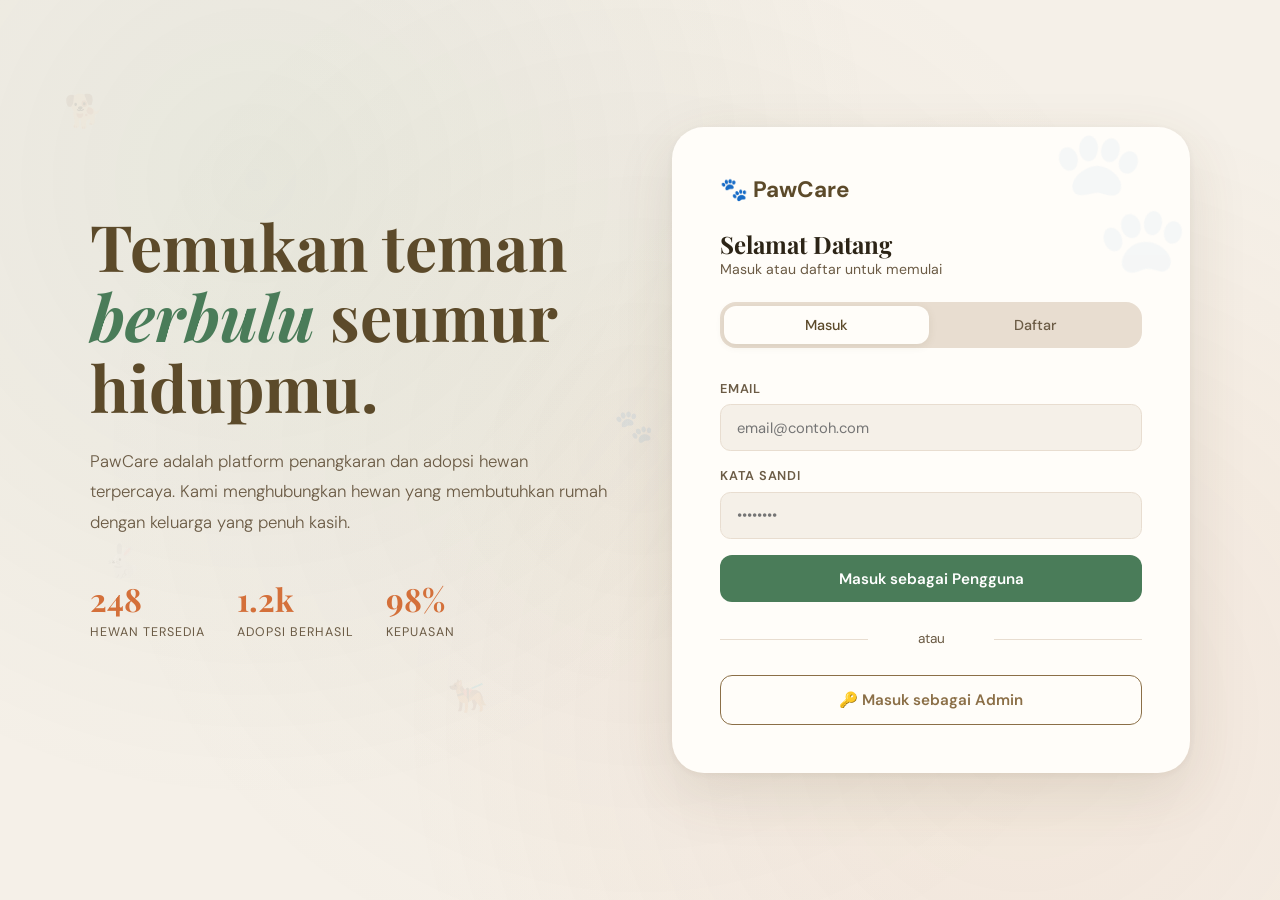
<file: html/index.html>
<!DOCTYPE html>
<html lang="id">
<head>
  <meta charset="UTF-8">
  <meta name="viewport" content="width=device-width, initial-scale=1.0">
  <title>PawCare — Login</title>
  <link rel="stylesheet" href="../css/base.css">
  <link rel="stylesheet" href="../css/login.css">
</head>
<body>

  <!-- Dekorasi emoji mengambang -->
  <div class="floats">
    <span class="float-emoji" style="top:10%;left:5%;animation-delay:0s">🐕</span>
    <span class="float-emoji" style="top:25%;left:90%;animation-delay:1s">🐈</span>
    <span class="float-emoji" style="top:60%;left:8%;animation-delay:2s">🐇</span>
    <span class="float-emoji" style="top:80%;left:85%;animation-delay:3s">🦜</span>
    <span class="float-emoji" style="top:45%;left:48%;animation-delay:4s">🐾</span>
    <span class="float-emoji" style="top:75%;left:35%;animation-delay:1.5s">🐕‍🦺</span>
  </div>

  <div class="page">
    <div class="hero-container">

      <!-- Kiri: Copy hero -->
      <div class="hero-left">
        <h1>Temukan teman <em>berbulu</em> seumur hidupmu.</h1>
        <p>PawCare adalah platform penangkaran dan adopsi hewan terpercaya. Kami menghubungkan hewan yang membutuhkan rumah dengan keluarga yang penuh kasih.</p>
        <div class="stats-row">
          <div class="stat">
            <span class="stat-num">248</span>
            <span class="stat-label">Hewan Tersedia</span>
          </div>
          <div class="stat">
            <span class="stat-num">1.2k</span>
            <span class="stat-label">Adopsi Berhasil</span>
          </div>
          <div class="stat">
            <span class="stat-num">98%</span>
            <span class="stat-label">Kepuasan</span>
          </div>
        </div>
      </div>

      <!-- Kanan: Kartu Login -->
      <div class="login-card">
        <div class="brand-logo">🐾 PawCare</div>
        <h2>Selamat Datang</h2>
        <p style="font-size:0.88rem;color:var(--text-light);margin-bottom:1.5rem">Masuk atau daftar untuk memulai</p>

        <!-- Tab -->
        <div class="tab-switcher">
          <button class="tab-btn active" onclick="switchTab('login')">Masuk</button>
          <button class="tab-btn"        onclick="switchTab('register')">Daftar</button>
        </div>

        <!-- Form Masuk -->
        <div id="loginForm">
          <div id="loginError" class="alert alert-error"></div>
          <div class="form-group">
            <label>Email</label>
            <input type="email" id="loginEmail" placeholder="email@contoh.com">
          </div>
          <div class="form-group">
            <label>Kata Sandi</label>
            <input type="password" id="loginPassword" placeholder="••••••••">
          </div>
          <button class="btn-primary"   style="width:100%;margin-bottom:0.75rem" onclick="doLogin()">Masuk sebagai Pengguna</button>
          <div class="divider">atau</div>
          <button class="btn-secondary" style="width:100%;margin-top:0.75rem"   onclick="doAdminLogin()">🔑 Masuk sebagai Admin</button>
        </div>

        <!-- Form Daftar -->
        <div id="registerForm" class="register-form">
          <div id="regError"   class="alert alert-error"></div>
          <div id="regSuccess" class="alert alert-success"></div>
          <div class="form-group">
            <label>Nama Lengkap</label>
            <input type="text" id="regName" placeholder="Nama Anda">
          </div>
          <div class="form-group">
            <label>Email</label>
            <input type="email" id="regEmail" placeholder="email@contoh.com">
          </div>
          <div class="form-group">
            <label>Nomor HP</label>
            <input type="tel" id="regPhone" placeholder="08xxxxxxxxxx">
          </div>
          <div class="form-group">
            <label>Kata Sandi</label>
            <input type="password" id="regPassword" placeholder="Minimal 6 karakter">
          </div>
          <button class="btn-primary" style="width:100%" onclick="doRegister()">Buat Akun</button>
        </div>
      </div>

    </div>
  </div>

  <!-- storage.js HARUS dimuat sebelum login.js -->
  <script src="../js/storage.js"></script>
  <script src="../js/login.js"></script>
</body>
</html>
</file>
<file: css/base.css>
/* ============================================================
   base.css — Variabel & gaya dasar bersama seluruh halaman
   ============================================================ */

@import url('https://fonts.googleapis.com/css2?family=Playfair+Display:ital,wght@0,400;0,700;1,400&family=DM+Sans:wght@300;400;500;600&display=swap');

/* ---- Variabel Warna ---- */
:root {
  --cream:       #F5F0E8;
  --warm:        #E8DDD0;
  --brown:       #8B6F47;
  --brown-dark:  #5C4A2A;
  --green:       #4A7C59;
  --green-light: #6A9E78;
  --orange:      #D4703A;
  --red:         #C0392B;
  --text:        #2C2416;
  --text-light:  #6B5B45;
  --white:       #FFFDF9;
}

/* ---- Reset ---- */
*, *::before, *::after {
  margin: 0;
  padding: 0;
  box-sizing: border-box;
}

body {
  font-family: 'DM Sans', sans-serif;
  background: var(--cream);
  color: var(--text);
  min-height: 100vh;
}

/* ---- Tipografi Umum ---- */
h1, h2, h3 {
  font-family: 'Playfair Display', serif;
}

a {
  text-decoration: none;
}

/* ---- Tombol Utama ---- */
.btn-primary {
  display: inline-flex;
  align-items: center;
  justify-content: center;
  gap: 0.4rem;
  padding: 0.85rem 1.5rem;
  background: var(--green);
  color: white;
  border: none;
  border-radius: 0.75rem;
  font-family: 'DM Sans', sans-serif;
  font-size: 0.95rem;
  font-weight: 600;
  cursor: pointer;
  transition: background 0.2s, transform 0.2s, box-shadow 0.2s;
}
.btn-primary:hover {
  background: var(--green-light);
  transform: translateY(-1px);
  box-shadow: 0 6px 20px rgba(74,124,89,0.3);
}

.btn-secondary {
  display: inline-flex;
  align-items: center;
  justify-content: center;
  gap: 0.4rem;
  padding: 0.85rem 1.5rem;
  background: transparent;
  color: var(--brown);
  border: 1.5px solid var(--brown);
  border-radius: 0.75rem;
  font-family: 'DM Sans', sans-serif;
  font-size: 0.95rem;
  font-weight: 600;
  cursor: pointer;
  transition: all 0.2s;
}
.btn-secondary:hover {
  background: var(--brown);
  color: white;
}

/* ---- Input & Form Umum ---- */
.form-group {
  margin-bottom: 1rem;
}
.form-group label {
  display: block;
  font-size: 0.8rem;
  font-weight: 600;
  color: var(--text-light);
  margin-bottom: 0.45rem;
  text-transform: uppercase;
  letter-spacing: 0.06em;
}
.form-group input,
.form-group textarea,
.form-group select {
  width: 100%;
  padding: 0.8rem 1rem;
  border: 1.5px solid var(--warm);
  border-radius: 0.65rem;
  background: var(--cream);
  font-family: 'DM Sans', sans-serif;
  font-size: 0.92rem;
  color: var(--text);
  outline: none;
  transition: border-color 0.2s, box-shadow 0.2s;
}
.form-group input:focus,
.form-group textarea:focus,
.form-group select:focus {
  border-color: var(--green);
  box-shadow: 0 0 0 3px rgba(74,124,89,0.1);
}
.form-group textarea {
  resize: vertical;
  min-height: 80px;
}

/* ---- Status Badge / Pill ---- */
.status-pill {
  display: inline-block;
  padding: 3px 12px;
  border-radius: 99px;
  font-size: 0.73rem;
  font-weight: 700;
  text-transform: uppercase;
  letter-spacing: 0.05em;
  white-space: nowrap;
}
.pill-available  { background: #E8F5EE; color: #2C7A4E; }
.pill-pending    { background: #FEF3E2; color: #B45309; }
.pill-adopted    { background: #F3F0FF; color: #6D28D9; }
.pill-menunggu   { background: #FEF3E2; color: #B45309; }
.pill-disetujui  { background: #E8F5EE; color: #2C7A4E; }
.pill-ditolak    { background: #FEE2E2; color: #B91C1C; }

/* ---- Alert / Pesan ---- */
.alert {
  padding: 0.75rem 1rem;
  border-radius: 0.5rem;
  font-size: 0.85rem;
  margin-bottom: 1rem;
  display: none;
}
.alert.show { display: block; }
.alert-error   { background: #FFF0ED; border: 1px solid #F5C4B5; color: #C0442C; }
.alert-success { background: #EDF5F0; border: 1px solid #B5D9C2; color: #2C7A4E; }

/* ---- Toast Notifikasi ---- */
.toast {
  position: fixed;
  bottom: 2rem;
  right: 2rem;
  background: var(--brown-dark);
  color: var(--cream);
  padding: 1rem 1.5rem;
  border-radius: 0.75rem;
  font-size: 0.88rem;
  z-index: 9999;
  max-width: 300px;
  transform: translateY(120px);
  opacity: 0;
  transition: transform 0.3s ease, opacity 0.3s ease;
  pointer-events: none;
}
.toast.show {
  transform: translateY(0);
  opacity: 1;
}

/* ---- Modal ---- */
.modal-overlay {
  display: none;
  position: fixed;
  inset: 0;
  background: rgba(44,36,22,0.55);
  z-index: 1000;
  align-items: center;
  justify-content: center;
  padding: 1rem;
}
.modal-overlay.open { display: flex; }

.modal {
  background: var(--white);
  border-radius: 1.5rem;
  padding: 2.5rem;
  width: 100%;
  max-width: 520px;
  max-height: 90vh;
  overflow-y: auto;
  position: relative;
  animation: modalSlideUp 0.28s ease;
}
@keyframes modalSlideUp {
  from { opacity: 0; transform: translateY(24px); }
  to   { opacity: 1; transform: translateY(0); }
}
.modal h2 {
  font-size: 1.5rem;
  color: var(--brown-dark);
  margin-bottom: 1.25rem;
}
.modal-close {
  position: absolute;
  top: 1.25rem;
  right: 1.25rem;
  width: 32px;
  height: 32px;
  border-radius: 50%;
  background: var(--warm);
  border: none;
  cursor: pointer;
  font-size: 1rem;
  display: flex;
  align-items: center;
  justify-content: center;
  transition: background 0.2s;
}
.modal-close:hover { background: var(--brown); color: white; }

/* ---- Layout Sidebar ---- */
.sidebar {
  width: 260px;
  height: 100vh;
  padding: 0;
  position: fixed;
  top: 0;
  left: 0;
  display: flex;
  flex-direction: column;
  z-index: 100;
  overflow: hidden;
}

/* Area scrollable: logo + nav items */
.sidebar-scroll {
  flex: 1;
  overflow-y: auto;
  overflow-x: hidden;
  padding: 2rem 1.5rem 1rem;
  scrollbar-width: thin;
  scrollbar-color: rgba(255,255,255,0.15) transparent;
}
.sidebar-scroll::-webkit-scrollbar { width: 4px; }
.sidebar-scroll::-webkit-scrollbar-thumb {
  background: rgba(255,255,255,0.15);
  border-radius: 99px;
}

/* Area bawah: user info + logout — selalu terlihat */
.sidebar-bottom {
  flex-shrink: 0;
  padding: 1rem 1.5rem 1.5rem;
  border-top: 1px solid transparent; /* warna di-override tiap halaman */
}

.main-content {
  margin-left: 260px;
  flex: 1;
  padding: 2.5rem 3rem;
  min-height: 100vh;
}

/* ---- Sidebar Nav Item — reset browser default ---- */
.nav-item {
  display: flex;
  align-items: center;
  gap: 0.75rem;
  padding: 0.75rem 1rem;
  border-radius: 0.75rem;
  cursor: pointer;
  transition: background 0.2s, color 0.2s;
  font-size: 0.92rem;
  font-weight: 500;
  margin-bottom: 0.25rem;
  /* Reset browser button defaults */
  border: none;
  background: transparent;
  background-color: transparent;
  outline: none;
  box-shadow: none;
  -webkit-appearance: none;
  appearance: none;
  width: 100%;
  text-align: left;
  font-family: 'DM Sans', sans-serif;
}

/* ---- Hamburger toggle (hidden on desktop) ---- */
.hamburger {
  display: none;
  position: fixed;
  top: 1rem;
  left: 1rem;
  z-index: 200;
  width: 42px;
  height: 42px;
  border-radius: 0.65rem;
  border: none;
  cursor: pointer;
  flex-direction: column;
  align-items: center;
  justify-content: center;
  gap: 5px;
  transition: background 0.2s;
}
.hamburger span {
  display: block;
  width: 20px;
  height: 2px;
  border-radius: 99px;
  transition: all 0.25s;
}

/* Overlay gelap saat sidebar terbuka di mobile */
.sidebar-overlay {
  display: none;
  position: fixed;
  inset: 0;
  background: rgba(44,36,22,0.5);
  z-index: 99;
}
.sidebar-overlay.open { display: block; }

/* ---- Page Header ---- */
.page-header {
  margin-bottom: 2rem;
}
.page-header h1 {
  font-size: 2rem;
  color: var(--brown-dark);
}
.page-header p {
  color: var(--text-light);
  margin-top: 0.3rem;
  font-size: 0.95rem;
}

/* ---- Section Toggle ---- */
.section        { display: none; }
.section.active { display: block; }

/* ---- Empty State ---- */
.empty-state {
  text-align: center;
  padding: 4rem 2rem;
  color: var(--text-light);
}
.empty-state .emoji {
  font-size: 4rem;
  display: block;
  margin-bottom: 1rem;
}
.empty-state h3 {
  font-size: 1.4rem;
  color: var(--brown);
  margin-bottom: 0.5rem;
}

/* ---- Form Row Dua Kolom ---- */
.form-row {
  display: grid;
  grid-template-columns: 1fr 1fr;
  gap: 1rem;
}

@media (max-width: 768px) {
  /* Sembunyikan sidebar, tampilkan hamburger */
  .sidebar {
    transform: translateX(-100%);
    transition: transform 0.3s ease;
  }
  .sidebar.open {
    transform: translateX(0);
  }
  .hamburger {
    display: flex;
  }
  .main-content {
    margin-left: 0;
    padding: 1.5rem;
    padding-top: 4.5rem; /* ruang untuk hamburger */
  }
  .form-row {
    grid-template-columns: 1fr;
  }
}

@media (min-width: 769px) {
  /* Pastikan hamburger & overlay tidak muncul di desktop */
  .hamburger       { display: none !important; }
  .sidebar-overlay { display: none !important; }
  .sidebar         { transform: translateX(0) !important; }
}
</file>
<file: css/login.css>
/* ============================================================
   login.css — Gaya khusus halaman login & registrasi
   ============================================================ */

/* ---- Latar belakang ---- */
body::before {
  content: '';
  position: fixed;
  inset: 0;
  background-image:
    radial-gradient(circle at 20% 20%, rgba(74,124,89,0.08)  0%, transparent 50%),
    radial-gradient(circle at 80% 80%, rgba(212,112,58,0.08) 0%, transparent 50%),
    radial-gradient(circle at 50% 50%, rgba(139,111,71,0.05) 0%, transparent 70%);
  pointer-events: none;
  z-index: 0;
}

/* ---- Emoji mengambang (dekorasi) ---- */
.floats {
  position: fixed;
  inset: 0;
  pointer-events: none;
  z-index: 0;
  overflow: hidden;
}
.float-emoji {
  position: absolute;
  font-size: 2rem;
  opacity: 0.07;
  animation: floatAnim 8s ease-in-out infinite;
}
@keyframes floatAnim {
  0%, 100% { transform: translateY(0)    rotate(0deg); }
  50%       { transform: translateY(-20px) rotate(5deg); }
}

/* ---- Halaman ---- */
.page {
  position: relative;
  z-index: 1;
  min-height: 100vh;
  display: flex;
  align-items: center;
  justify-content: center;
  padding: 2rem;
}

/* ---- Grid hero kiri/kanan ---- */
.hero-container {
  display: grid;
  grid-template-columns: 1fr 1fr;
  max-width: 1100px;
  width: 100%;
  gap: 4rem;
  align-items: center;
}

/* ---- Hero kiri ---- */
.hero-left h1 {
  font-size: clamp(2.5rem, 5vw, 4rem);
  line-height: 1.1;
  color: var(--brown-dark);
  margin-bottom: 1.5rem;
}
.hero-left h1 em {
  font-style: italic;
  color: var(--green);
}
.hero-left p {
  font-size: 1.05rem;
  color: var(--text-light);
  line-height: 1.8;
  margin-bottom: 2.5rem;
  font-weight: 300;
}

/* ---- Statistik ---- */
.stats-row {
  display: flex;
  gap: 2rem;
  margin-bottom: 3rem;
}
.stat-num {
  font-family: 'Playfair Display', serif;
  font-size: 2rem;
  font-weight: 700;
  color: var(--orange);
  display: block;
}
.stat-label {
  font-size: 0.78rem;
  color: var(--text-light);
  text-transform: uppercase;
  letter-spacing: 0.08em;
}

/* ---- Kartu Login ---- */
.login-card {
  background: var(--white);
  border-radius: 2rem;
  padding: 3rem;
  box-shadow: 0 20px 60px rgba(92,74,42,0.12), 0 2px 8px rgba(92,74,42,0.06);
  position: relative;
  overflow: hidden;
}
.login-card::before {
  content: '🐾';
  position: absolute;
  top: -10px;
  right: -10px;
  font-size: 8rem;
  opacity: 0.04;
  transform: rotate(15deg);
  pointer-events: none;
}

/* ---- Brand logo dalam kartu ---- */
.brand-logo {
  display: flex;
  align-items: center;
  gap: 0.5rem;
  margin-bottom: 1.5rem;
  font-size: 1.4rem;
  font-weight: 700;
  color: var(--brown-dark);
}

/* ---- Tab Masuk / Daftar ---- */
.tab-switcher {
  display: flex;
  background: var(--warm);
  border-radius: 1rem;
  padding: 4px;
  margin-bottom: 2rem;
  gap: 4px;
}
.tab-btn {
  flex: 1;
  padding: 0.6rem 1rem;
  border: none;
  background: transparent;
  border-radius: 0.75rem;
  font-family: 'DM Sans', sans-serif;
  font-size: 0.9rem;
  font-weight: 500;
  color: var(--text-light);
  cursor: pointer;
  transition: all 0.2s;
}
.tab-btn.active {
  background: var(--white);
  color: var(--brown-dark);
  box-shadow: 0 2px 8px rgba(92,74,42,0.1);
}

/* ---- Divider "atau" ---- */
.divider {
  text-align: center;
  color: var(--text-light);
  font-size: 0.85rem;
  margin: 1rem 0;
  position: relative;
}
.divider::before,
.divider::after {
  content: '';
  position: absolute;
  top: 50%;
  width: 35%;
  height: 1px;
  background: var(--warm);
}
.divider::before { left: 0; }
.divider::after  { right: 0; }

/* ---- Form register (tersembunyi secara default) ---- */
.register-form { display: none; }

@media (max-width: 768px) {
  .hero-container { grid-template-columns: 1fr; gap: 2rem; }
  .hero-left      { text-align: center; }
  .stats-row      { justify-content: center; }
}
</file>
<file: css/admin.css>
/* ============================================================
   admin.css — Gaya khusus halaman admin (admin.html)
   ============================================================ */

:root {
  --admin-accent: #2D3561;
}

body { display: flex; }

/* ---- Sidebar admin ---- */
.sidebar {
  background: var(--admin-accent);
}

/* Pastikan scroll area inherit background sidebar */
.sidebar-scroll {
  background: var(--admin-accent);
}

/* Border bottom yang sesuai warna admin */
.sidebar-bottom {
  border-top-color: rgba(255,255,255,0.1);
  background: var(--admin-accent);
}

.sidebar-logo {
  font-size: 1.3rem;
  color: var(--cream);
  display: flex;
  align-items: center;
  gap: 0.5rem;
  margin-bottom: 0.5rem;
  padding-bottom: 1.5rem;
  border-bottom: 1px solid rgba(255,255,255,0.1);
}

.admin-badge {
  font-size: 0.62rem;
  background: rgba(255,255,255,0.14);
  color: rgba(255,255,255,0.65);
  padding: 3px 8px;
  border-radius: 4px;
  letter-spacing: 0.1em;
  text-transform: uppercase;
  margin-left: auto;
}

.nav-section {
  font-size: 0.68rem;
  text-transform: uppercase;
  letter-spacing: 0.1em;
  color: rgba(255,255,255,0.33);
  margin-bottom: 0.6rem;
  margin-top: 1.5rem;
}

.nav-item { color: rgba(255,255,255,0.6); }
.nav-item:hover,
.nav-item.active { background: rgba(255,255,255,0.1); color: white; }
.nav-item.active { background: rgba(74,124,89,0.4); color: #A8D5B8; }

/* ---- Badge jumlah menunggu ---- */
.badge {
  margin-left: auto;
  background: var(--orange);
  color: white;
  font-size: 0.68rem;
  font-weight: 700;
  padding: 2px 7px;
  border-radius: 99px;
  min-width: 20px;
  text-align: center;
}

/* ---- Info admin di sidebar ---- */
.admin-info {
  display: flex;
  align-items: center;
  gap: 0.75rem;
  padding: 0.75rem;
  border-radius: 0.75rem;
  background: rgba(255,255,255,0.07);
  margin-bottom: 0.75rem;
}

.avatar {
  width: 36px;
  height: 36px;
  background: var(--green);
  border-radius: 50%;
  display: flex;
  align-items: center;
  justify-content: center;
  font-size: 0.9rem;
  font-weight: 700;
  color: white;
  flex-shrink: 0;
}

.admin-name { color: white;                 font-size: 0.88rem; font-weight: 600; }
.admin-role { color: rgba(255,255,255,0.4); font-size: 0.72rem; }

.btn-logout {
  display: flex;
  align-items: center;
  gap: 0.5rem;
  width: 100%;
  padding: 0.6rem 1rem;
  border-radius: 0.75rem;
  background: rgba(255,100,80,0.15);
  color: rgba(255,160,140,0.9);
  border: none;
  cursor: pointer;
  font-family: 'DM Sans', sans-serif;
  font-size: 0.86rem;
  font-weight: 500;
  transition: background 0.2s;
}
.btn-logout:hover { background: rgba(255,100,80,0.3); }

/* ---- Grid statistik ---- */
.stat-grid {
  display: grid;
  grid-template-columns: repeat(4, 1fr);
  gap: 1.25rem;
  margin-bottom: 2.5rem;
}

.stat-card {
  background: var(--white);
  border-radius: 1.25rem;
  padding: 1.5rem;
  box-shadow: 0 2px 12px rgba(92,74,42,0.06);
  position: relative;
  overflow: hidden;
}
.stat-card::after {
  content: attr(data-icon);
  position: absolute;
  bottom: -8px;
  right: -4px;
  font-size: 4rem;
  opacity: 0.07;
  pointer-events: none;
}

.stat-label { font-size: 0.75rem; text-transform: uppercase; letter-spacing: 0.06em; color: var(--text-light); margin-bottom: 0.4rem; }
.stat-value { font-size: 2.2rem; font-weight: 700; color: var(--brown-dark); }
.stat-sub   { font-size: 0.76rem; color: var(--text-light); margin-top: 0.3rem; display: flex; align-items: center; gap: 4px; }
.stat-dot   { display: inline-block; width: 8px; height: 8px; border-radius: 50%; flex-shrink: 0; }

/* ---- Kontainer tabel ---- */
.table-container {
  background: var(--white);
  border-radius: 1.25rem;
  padding: 1.5rem;
  box-shadow: 0 2px 12px rgba(92,74,42,0.06);
  overflow-x: auto;
  margin-bottom: 2rem;
}

.table-header {
  display: flex;
  justify-content: space-between;
  align-items: center;
  margin-bottom: 1.25rem;
  flex-wrap: wrap;
  gap: 0.75rem;
}
.table-header h3 { font-size: 1.2rem; color: var(--brown-dark); }

/* ---- Tabel ---- */
table { width: 100%; border-collapse: collapse; }

th {
  text-align: left;
  padding: 0.7rem 1rem;
  font-size: 0.72rem;
  text-transform: uppercase;
  letter-spacing: 0.06em;
  color: var(--text-light);
  border-bottom: 1.5px solid var(--warm);
  font-weight: 600;
  white-space: nowrap;
}
td {
  padding: 0.85rem 1rem;
  font-size: 0.88rem;
  color: var(--text);
  border-bottom: 1px solid var(--cream);
  vertical-align: middle;
}
tr:last-child td { border-bottom: none; }
tr:hover td      { background: rgba(74,124,89,0.03); }

/* ---- Tombol aksi tabel ---- */
.action-btns { display: flex; gap: 0.4rem; }

.btn-icon {
  padding: 5px 10px;
  border-radius: 0.4rem;
  border: none;
  cursor: pointer;
  font-size: 0.78rem;
  font-weight: 600;
  font-family: 'DM Sans', sans-serif;
  transition: all 0.15s;
  white-space: nowrap;
}
.btn-approve { background: #E8F5EE; color: #2C7A4E; }
.btn-approve:hover { background: #C5E6D1; }
.btn-reject  { background: #FEE2E2; color: #B91C1C; }
.btn-reject:hover  { background: #FEB8B8; }
.btn-edit    { background: #EEF0FF; color: #4B56B5; }
.btn-edit:hover    { background: #D8DCFF; }
.btn-delete  { background: #FFF0ED; color: #C0442C; }
.btn-delete:hover  { background: #FFD8D0; }

/* ---- Tombol tambah hewan ---- */
.btn-add {
  padding: 0.6rem 1.2rem;
  background: var(--green);
  color: white;
  border: none;
  border-radius: 0.6rem;
  font-family: 'DM Sans', sans-serif;
  font-size: 0.86rem;
  font-weight: 600;
  cursor: pointer;
  transition: background 0.2s;
  white-space: nowrap;
}
.btn-add:hover { background: var(--green-light); }

/* ---- Input pencarian dalam tabel ---- */
.search-input {
  padding: 0.6rem 1rem;
  border: 1.5px solid var(--warm);
  border-radius: 0.65rem;
  background: var(--cream);
  font-family: 'DM Sans', sans-serif;
  font-size: 0.86rem;
  color: var(--text);
  outline: none;
  min-width: 180px;
  transition: border-color 0.2s;
}
.search-input:focus { border-color: var(--green); }

/* ---- Detail kotak pada modal review ---- */
.detail-box {
  background: var(--cream);
  border-radius: 0.75rem;
  padding: 1rem 1.25rem;
  margin-bottom: 1rem;
  font-size: 0.86rem;
  line-height: 1.9;
  color: var(--text);
}
.detail-box strong { color: var(--brown-dark); }

/* ---- Textarea catatan admin ---- */
.note-input {
  background: #FFFBE8;
  border: 1.5px solid #FFDCA8;
  padding: 0.7rem 1rem;
  border-radius: 0.65rem;
  width: 100%;
  font-family: 'DM Sans', sans-serif;
  font-size: 0.88rem;
  outline: none;
  resize: none;
  min-height: 70px;
  transition: border-color 0.2s;
}
.note-input:focus { border-color: var(--orange); }

/* ============================================================
   LAPORAN PERKEMBANGAN — SISI ADMIN
   ============================================================ */

/* ---- Filter chip kondisi ---- */
.filter-chips {
  display: flex;
  gap: 0.5rem;
  flex-wrap: wrap;
  margin-bottom: 1.5rem;
}
.chip {
  padding: 5px 14px;
  border-radius: 99px;
  font-size: 0.8rem;
  font-weight: 600;
  border: 1.5px solid var(--warm);
  background: var(--white);
  color: var(--text-light);
  cursor: pointer;
  transition: all 0.18s;
  font-family: 'DM Sans', sans-serif;
}
.chip:hover  { border-color: var(--green); color: var(--green); }
.chip.active { background: var(--green); border-color: var(--green); color: white; }

/* ---- Kartu laporan di admin ---- */
.report-cards { display: flex; flex-direction: column; gap: 1rem; }

.report-card {
  background: var(--white);
  border-radius: 1.25rem;
  padding: 1.5rem;
  box-shadow: 0 2px 12px rgba(92,74,42,0.06);
  border-left: 4px solid var(--green);
  transition: box-shadow 0.2s;
}
.report-card:hover { box-shadow: 0 6px 20px rgba(92,74,42,0.1); }
.report-card.unread { border-left-color: var(--orange); background: #FFFDF5; }

.rc-header {
  display: flex;
  align-items: flex-start;
  justify-content: space-between;
  gap: 1rem;
  margin-bottom: 0.85rem;
}

.rc-left { display: flex; align-items: center; gap: 0.85rem; }
.rc-emoji { font-size: 2rem; }
.rc-animal-name { font-size: 1rem; font-weight: 700; color: var(--brown-dark); }
.rc-user-name   { font-size: 0.8rem; color: var(--text-light); margin-top: 0.1rem; }
.rc-date        { font-size: 0.75rem; color: var(--text-light); white-space: nowrap; flex-shrink: 0; }

.rc-kondisi {
  display: inline-flex;
  align-items: center;
  gap: 0.3rem;
  padding: 3px 10px;
  border-radius: 99px;
  font-size: 0.72rem;
  font-weight: 700;
  text-transform: uppercase;
  letter-spacing: 0.04em;
  margin-bottom: 0.6rem;
}
.kondisi-sangat-baik     { background: #D1FAE5; color: #065F46; }
.kondisi-baik            { background: #E8F5EE; color: #2C7A4E; }
.kondisi-cukup           { background: #FEF3E2; color: #B45309; }
.kondisi-perlu-perhatian { background: #FEE2E2; color: #B91C1C; }

.rc-body  { font-size: 0.88rem; color: var(--text); line-height: 1.65; margin-bottom: 0.75rem; }
.rc-tags  { display: flex; flex-wrap: wrap; gap: 0.4rem; margin-bottom: 1rem; }
.rc-tag   { padding: 3px 10px; background: var(--cream); border: 1px solid var(--warm); border-radius: 99px; font-size: 0.75rem; color: var(--text-light); }

.rc-actions { display: flex; gap: 0.5rem; align-items: center; flex-wrap: wrap; }

.rc-reply-area {
  margin-top: 0.85rem;
  display: none;
}
.rc-reply-area.open { display: block; }

.rc-reply-input {
  width: 100%;
  padding: 0.7rem 1rem;
  border: 1.5px solid var(--warm);
  border-radius: 0.65rem;
  background: var(--cream);
  font-family: 'DM Sans', sans-serif;
  font-size: 0.88rem;
  color: var(--text);
  resize: none;
  min-height: 70px;
  outline: none;
  transition: border-color 0.2s;
  margin-bottom: 0.5rem;
}
.rc-reply-input:focus { border-color: var(--green); }

/* Balasan yang sudah dikirim */
.rc-existing-reply {
  padding: 0.7rem 1rem;
  background: #F0F7FF;
  border-radius: 0.6rem;
  border-left: 3px solid #60A5FA;
  font-size: 0.84rem;
  color: #1E40AF;
  margin-top: 0.75rem;
}
.rc-existing-reply strong { color: #1D4ED8; }

.rstat-badge {
  padding: 3px 10px;
  border-radius: 99px;
  font-size: 0.68rem;
  font-weight: 700;
  text-transform: uppercase;
  letter-spacing: 0.04em;
}
.rstat-baru    { background: #FEF3E2; color: #B45309; }
.rstat-dibaca  { background: #EEF0FF; color: #4B56B5; }
.rstat-dibalas { background: #E8F5EE; color: #2C7A4E; }

/* ---- Tombol setuju / tolak dalam modal ---- */
.review-actions {
  display: flex;
  gap: 0.75rem;
  margin-top: 0.75rem;
}
.btn-submit {
  flex: 1;
  padding: 0.85rem;
  color: white;
  border: none;
  border-radius: 0.75rem;
  font-family: 'DM Sans', sans-serif;
  font-size: 0.95rem;
  font-weight: 600;
  cursor: pointer;
  transition: opacity 0.2s;
}
.btn-submit:hover { opacity: 0.88; }
.btn-submit-approve { background: var(--green); }
.btn-submit-reject  { background: var(--red); }

/* ---- Responsif ---- */
@media (max-width: 1200px) {
  .stat-grid { grid-template-columns: 1fr 1fr; }
}

/* ============================================================
   PENITIPAN HEWAN — SISI ADMIN
   ============================================================ */

/* ---- Kartu statistik penitipan ---- */
.boarding-stat-row {
  display: grid;
  grid-template-columns: repeat(4, 1fr);
  gap: 1rem;
  margin-bottom: 1.75rem;
}
@media (max-width: 1200px) { .boarding-stat-row { grid-template-columns: 1fr 1fr; } }

/* ---- Kartu pengajuan penitipan ---- */
.boarding-cards { display: flex; flex-direction: column; gap: 1rem; }

.boarding-card {
  background: var(--white);
  border-radius: 1.25rem;
  padding: 1.5rem;
  box-shadow: 0 2px 12px rgba(92,74,42,0.06);
  border-left: 4px solid var(--brown);
  transition: box-shadow 0.2s;
}
.boarding-card:hover { box-shadow: 0 6px 20px rgba(92,74,42,0.1); }
.boarding-card.status-menunggu    { border-left-color: var(--orange); }
.boarding-card.status-disetujui   { border-left-color: var(--green);  }
.boarding-card.status-ditolak     { border-left-color: var(--red);    }
.boarding-card.status-berlangsung { border-left-color: #0891B2;       }
.boarding-card.status-selesai     { border-left-color: #6D28D9;       }

.bc-header {
  display: flex;
  align-items: flex-start;
  justify-content: space-between;
  gap: 1rem;
  margin-bottom: 1rem;
}

.bc-left    { display: flex; align-items: center; gap: 0.85rem; }
.bc-emoji   { font-size: 2.2rem; flex-shrink: 0; }
.bc-top     { font-size: 1rem; font-weight: 700; color: var(--brown-dark); }
.bc-user    { font-size: 0.8rem; color: var(--text-light); margin-top: 0.15rem; }
.bc-date    { font-size: 0.75rem; color: var(--text-light); text-align: right; white-space: nowrap; }

.bc-meta {
  display: flex;
  flex-wrap: wrap;
  gap: 0.5rem;
  margin-bottom: 0.85rem;
}

.bc-tag {
  display: flex;
  align-items: center;
  gap: 0.3rem;
  font-size: 0.8rem;
  color: var(--text-light);
  background: var(--cream);
  padding: 3px 10px;
  border-radius: 0.5rem;
  border: 1px solid var(--warm);
}
.bc-tag strong { color: var(--text); }

.bc-services { display: flex; flex-wrap: wrap; gap: 0.4rem; margin-bottom: 0.85rem; }
.bc-service-tag {
  padding: 3px 10px;
  background: #EDF7F1;
  color: var(--green);
  border: 1px solid #B5D9C2;
  border-radius: 99px;
  font-size: 0.75rem;
  font-weight: 600;
}

.bc-note {
  font-size: 0.84rem;
  color: var(--text-light);
  background: var(--cream);
  padding: 0.6rem 0.9rem;
  border-radius: 0.5rem;
  margin-bottom: 0.75rem;
  line-height: 1.6;
}

.bc-actions { display: flex; gap: 0.5rem; flex-wrap: wrap; align-items: center; margin-top: 0.5rem; }

/* Status pill penitipan */
.bpill {
  padding: 3px 12px;
  border-radius: 99px;
  font-size: 0.7rem;
  font-weight: 700;
  text-transform: uppercase;
  letter-spacing: 0.05em;
  white-space: nowrap;
}
.bpill-menunggu    { background: #FEF3E2; color: #B45309; }
.bpill-disetujui   { background: #E8F5EE; color: #2C7A4E; }
.bpill-ditolak     { background: #FEE2E2; color: #B91C1C; }
.bpill-berlangsung { background: #E0F2FE; color: #0369A1; }
.bpill-selesai     { background: #F3F0FF; color: #6D28D9; }

/* Textarea catatan balasan untuk boarding */
.bc-note-input {
  width: 100%;
  padding: 0.7rem 1rem;
  border: 1.5px solid var(--warm);
  border-radius: 0.65rem;
  background: var(--cream);
  font-family: 'DM Sans', sans-serif;
  font-size: 0.88rem;
  color: var(--text);
  resize: none;
  min-height: 65px;
  outline: none;
  transition: border-color 0.2s;
  margin-bottom: 0.5rem;
}
.bc-note-input:focus { border-color: var(--green); }

/* Area aksi setuju/tolak (tersembunyi awalnya) */
.bc-process-area {
  display: none;
  margin-top: 0.75rem;
  padding: 1rem;
  background: var(--cream);
  border-radius: 0.75rem;
  border: 1.5px solid var(--warm);
}
.bc-process-area.open { display: block; }

.bc-process-actions { display: flex; gap: 0.5rem; margin-top: 0.5rem; }

/* ============================================================
   PENGADUAN / KOMPLAIN — SISI ADMIN
   ============================================================ */

/* ---- Kartu komplain di admin ---- */
.complaint-cards { display: flex; flex-direction: column; gap: 1rem; }

.complaint-card {
  background: var(--white);
  border-radius: 1.25rem;
  padding: 1.5rem;
  box-shadow: 0 2px 12px rgba(92,74,42,0.06);
  border-left: 4px solid var(--orange);
  transition: box-shadow 0.2s;
}
.complaint-card:hover           { box-shadow: 0 6px 20px rgba(92,74,42,0.1); }
.complaint-card.cs-baru         { border-left-color: var(--orange); background: #FFFDF5; }
.complaint-card.cs-diproses     { border-left-color: #0891B2; }
.complaint-card.cs-selesai      { border-left-color: var(--green); }
.complaint-card.cs-ditutup      { border-left-color: var(--text-light); opacity: 0.75; }

/* Header kartu */
.cc-header {
  display: flex;
  align-items: flex-start;
  justify-content: space-between;
  gap: 1rem;
  margin-bottom: 0.85rem;
}
.cc-left     { flex: 1; }
.cc-title    { font-size: 1rem; font-weight: 700; color: var(--brown-dark); margin-bottom: 0.2rem; }
.cc-user     { font-size: 0.8rem; color: var(--text-light); }
.cc-right    { text-align: right; flex-shrink: 0; }
.cc-date     { font-size: 0.73rem; color: var(--text-light); margin-top: 0.25rem; }

/* Meta row */
.cc-meta {
  display: flex;
  flex-wrap: wrap;
  gap: 0.5rem;
  margin-bottom: 0.75rem;
  align-items: center;
}

.cc-topic-tag {
  padding: 3px 10px;
  background: #FFF0E6;
  border: 1px solid #F5C4A0;
  color: #C05A1F;
  border-radius: 99px;
  font-size: 0.72rem;
  font-weight: 600;
  text-transform: uppercase;
  letter-spacing: 0.04em;
}

/* Status dan urgensi (sama dengan user tapi prefix cc-) */
.cc-urgency {
  display: inline-flex;
  align-items: center;
  gap: 0.25rem;
  padding: 3px 10px;
  border-radius: 99px;
  font-size: 0.72rem;
  font-weight: 700;
  text-transform: uppercase;
  letter-spacing: 0.04em;
}
.urgency-rendah { background: #E8F5EE; color: #2C7A4E; }
.urgency-sedang { background: #FEF3E2; color: #B45309; }
.urgency-tinggi { background: #FEE2E2; color: #B91C1C; }
.urgency-kritis { background: #4B0082; color: #FFEEFF; }

.cc-status-pill {
  padding: 3px 12px;
  border-radius: 99px;
  font-size: 0.7rem;
  font-weight: 700;
  text-transform: uppercase;
  letter-spacing: 0.04em;
  white-space: nowrap;
}
.cspill-baru      { background: #FEF3E2; color: #B45309; }
.cspill-diproses  { background: #E0F2FE; color: #0369A1; }
.cspill-selesai   { background: #E8F5EE; color: #2C7A4E; }
.cspill-ditutup   { background: #F1EFE8; color: #5F5E5A; }

.cc-body {
  font-size: 0.88rem;
  color: var(--text);
  line-height: 1.65;
  margin-bottom: 0.75rem;
  white-space: pre-wrap;
}

/* Lampiran teks ringkasan (referensi transaksi) */
.cc-ref {
  display: flex;
  align-items: center;
  gap: 0.5rem;
  font-size: 0.8rem;
  color: var(--text-light);
  background: var(--cream);
  padding: 0.5rem 0.85rem;
  border-radius: 0.5rem;
  margin-bottom: 0.75rem;
  border: 1px solid var(--warm);
}
.cc-ref strong { color: var(--text); }

/* Riwayat balasan */
.cc-replies { display: flex; flex-direction: column; gap: 0.5rem; margin-bottom: 0.75rem; }
.cc-reply-bubble {
  background: #F0F7FF;
  border-left: 3px solid #60A5FA;
  border-radius: 0 0.65rem 0.65rem 0;
  padding: 0.65rem 1rem;
  font-size: 0.84rem;
  color: #1E40AF;
  line-height: 1.55;
}
.cc-reply-bubble .rb-meta {
  font-size: 0.72rem;
  color: #93C5FD;
  margin-bottom: 0.2rem;
}

/* Rating yang diberikan user */
.cc-rating {
  display: flex;
  align-items: center;
  gap: 0.4rem;
  font-size: 0.82rem;
  color: var(--text-light);
  margin-bottom: 0.5rem;
}
.cc-stars { color: #F59E0B; font-size: 1rem; letter-spacing: 1px; }

/* Area balas */
.cc-reply-area {
  display: none;
  margin-top: 0.75rem;
  padding: 1rem;
  background: var(--cream);
  border-radius: 0.75rem;
  border: 1.5px solid var(--warm);
}
.cc-reply-area.open { display: block; }
.cc-reply-textarea {
  width: 100%;
  padding: 0.75rem 1rem;
  border: 1.5px solid var(--warm);
  border-radius: 0.65rem;
  background: var(--white);
  font-family: 'DM Sans', sans-serif;
  font-size: 0.88rem;
  color: var(--text);
  resize: none;
  min-height: 80px;
  outline: none;
  transition: border-color 0.2s;
  margin-bottom: 0.5rem;
}
.cc-reply-textarea:focus { border-color: var(--green); }

.cc-reply-actions { display: flex; gap: 0.5rem; align-items: center; flex-wrap: wrap; }

/* Ubah status inline */
.cc-status-select {
  padding: 5px 10px;
  border: 1.5px solid var(--warm);
  border-radius: 0.5rem;
  background: var(--white);
  font-family: 'DM Sans', sans-serif;
  font-size: 0.82rem;
  color: var(--text);
  outline: none;
  cursor: pointer;
  transition: border-color 0.2s;
}
.cc-status-select:focus { border-color: var(--green); }

/* Stat row untuk ringkasan */
.complaint-stat-row {
  display: grid;
  grid-template-columns: repeat(4, 1fr);
  gap: 1rem;
  margin-bottom: 1.75rem;
}
@media (max-width: 1200px) { .complaint-stat-row { grid-template-columns: 1fr 1fr; } }

/* ============================================================
   SUMBANG HEWAN — SISI ADMIN
   ============================================================ */

/* ---- Kartu sumbang di admin ---- */
.donation-admin-cards { display: flex; flex-direction: column; gap: 1rem; }

.donation-admin-card {
  background: var(--white);
  border-radius: 1.25rem;
  padding: 1.5rem;
  box-shadow: 0 2px 12px rgba(92,74,42,0.06);
  border-left: 4px solid var(--brown);
  transition: box-shadow 0.2s;
}
.donation-admin-card:hover           { box-shadow: 0 6px 20px rgba(92,74,42,0.1); }
.donation-admin-card.dst-menunggu    { border-left-color: var(--orange); background: #FFFDF5; }
.donation-admin-card.dst-disetujui   { border-left-color: var(--green); }
.donation-admin-card.dst-ditolak     { border-left-color: var(--red); }
.donation-admin-card.dst-diadopsi    { border-left-color: #6D28D9; }

/* Header */
.dac-header {
  display: flex;
  align-items: flex-start;
  justify-content: space-between;
  gap: 1rem;
  margin-bottom: 0.85rem;
}
.dac-left  { display: flex; align-items: center; gap: 0.85rem; }
.dac-emoji { font-size: 2.4rem; flex-shrink: 0; }
.dac-name  { font-size: 1rem; font-weight: 700; color: var(--brown-dark); }
.dac-donor { font-size: 0.8rem; color: var(--text-light); margin-top: 0.15rem; }
.dac-right { text-align: right; flex-shrink: 0; }
.dac-date  { font-size: 0.72rem; color: var(--text-light); margin-top: 0.25rem; }

/* Status pill */
.dac-status {
  padding: 3px 12px;
  border-radius: 99px;
  font-size: 0.7rem;
  font-weight: 700;
  text-transform: uppercase;
  letter-spacing: 0.05em;
  white-space: nowrap;
}
.dstp-menunggu  { background: #FEF3E2; color: #B45309; }
.dstp-disetujui { background: #E8F5EE; color: #2C7A4E; }
.dstp-ditolak   { background: #FEE2E2; color: #B91C1C; }
.dstp-diadopsi  { background: #F3F0FF; color: #6D28D9; }

/* Meta row */
.dac-meta {
  display: flex;
  flex-wrap: wrap;
  gap: 0.5rem;
  margin-bottom: 0.75rem;
}
.dac-tag {
  display: flex;
  align-items: center;
  gap: 0.3rem;
  font-size: 0.8rem;
  color: var(--text-light);
  background: var(--cream);
  padding: 3px 10px;
  border-radius: 0.5rem;
  border: 1px solid var(--warm);
}
.dac-tag strong { color: var(--text); }

/* Kondisi kesehatan tag */
.dac-health-tags { display: flex; flex-wrap: wrap; gap: 0.4rem; margin-bottom: 0.75rem; }
.dac-health-tag {
  padding: 3px 10px;
  background: #EDF7F1;
  color: var(--green);
  border: 1px solid #B5D9C2;
  border-radius: 99px;
  font-size: 0.75rem;
  font-weight: 600;
}

.dac-desc {
  font-size: 0.87rem;
  color: var(--text);
  line-height: 1.65;
  margin-bottom: 0.75rem;
}

/* Area proses (review) */
.dac-process-area {
  display: none;
  margin-top: 0.75rem;
  padding: 1rem;
  background: var(--cream);
  border-radius: 0.75rem;
  border: 1.5px solid var(--warm);
}
.dac-process-area.open { display: block; }

.dac-note-input {
  width: 100%;
  padding: 0.7rem 1rem;
  border: 1.5px solid var(--warm);
  border-radius: 0.65rem;
  background: var(--white);
  font-family: 'DM Sans', sans-serif;
  font-size: 0.88rem;
  color: var(--text);
  resize: none;
  min-height: 65px;
  outline: none;
  transition: border-color 0.2s;
  margin-bottom: 0.75rem;
}
.dac-note-input:focus { border-color: var(--green); }

/* Jika disetujui, form edit data hewan sebelum dipublish */
.dac-publish-form {
  display: none;
  margin-top: 0.75rem;
  padding: 1rem;
  background: #EDF7F1;
  border-radius: 0.75rem;
  border: 1.5px solid #B5D9C2;
}
.dac-publish-form.open { display: block; }
.dac-publish-form .pf-label {
  font-size: 0.75rem;
  font-weight: 700;
  text-transform: uppercase;
  letter-spacing: 0.07em;
  color: var(--green);
  margin-bottom: 0.75rem;
}

/* Stat row donasi */
.donation-stat-row {
  display: grid;
  grid-template-columns: repeat(4, 1fr);
  gap: 1rem;
  margin-bottom: 1.75rem;
}
@media (max-width: 1200px) { .donation-stat-row { grid-template-columns: 1fr 1fr; } }

/* ============================================================
   DONASI HEWAN — SISI ADMIN
   ============================================================ */

.donation-stat-row {
  display: grid;
  grid-template-columns: repeat(4, 1fr);
  gap: 1rem;
  margin-bottom: 1.75rem;
}
@media (max-width: 1200px) { .donation-stat-row { grid-template-columns: 1fr 1fr; } }

.donation-cards { display: flex; flex-direction: column; gap: 1rem; }

.donation-card {
  background: var(--white);
  border-radius: 1.25rem;
  padding: 1.5rem;
  box-shadow: 0 2px 12px rgba(92,74,42,0.06);
  border-left: 4px solid #7C3AED;
  transition: box-shadow 0.2s;
}
.donation-card:hover               { box-shadow: 0 6px 20px rgba(92,74,42,0.1); }
.donation-card.ds-menunggu         { border-left-color: var(--orange); background: #FFFDF5; }
.donation-card.ds-disetujui        { border-left-color: var(--green); }
.donation-card.ds-ditolak          { border-left-color: var(--red); opacity: 0.8; }

/* Header */
.dc-header {
  display: flex;
  align-items: flex-start;
  justify-content: space-between;
  gap: 1rem;
  margin-bottom: 0.85rem;
}
.dc-left    { display: flex; align-items: center; gap: 0.85rem; }
.dc-emoji   { font-size: 2.4rem; flex-shrink: 0; }
.dc-name    { font-size: 1rem; font-weight: 700; color: var(--brown-dark); }
.dc-user    { font-size: 0.8rem; color: var(--text-light); margin-top: 0.15rem; }
.dc-right   { text-align: right; flex-shrink: 0; }
.dc-date    { font-size: 0.73rem; color: var(--text-light); margin-top: 0.25rem; }

/* Spesifikasi hewan */
.dc-specs {
  display: flex;
  flex-wrap: wrap;
  gap: 0.5rem;
  margin-bottom: 0.75rem;
  align-items: center;
}
.dc-spec-tag {
  display: flex;
  align-items: center;
  gap: 0.3rem;
  font-size: 0.8rem;
  color: var(--text-light);
  background: var(--cream);
  padding: 3px 10px;
  border-radius: 0.5rem;
  border: 1px solid var(--warm);
}
.dc-spec-tag strong { color: var(--text); }

/* Kondisi badge */
.dc-kondisi-tags { display: flex; flex-wrap: wrap; gap: 0.4rem; margin-bottom: 0.75rem; }
.dc-kondisi-tag {
  padding: 3px 10px;
  background: #F5F3FF;
  border: 1px solid #C4B5FD;
  color: #5B21B6;
  border-radius: 99px;
  font-size: 0.75rem;
  font-weight: 600;
}

.dc-desc {
  font-size: 0.87rem;
  color: var(--text);
  line-height: 1.65;
  margin-bottom: 0.75rem;
}

.dc-alasan {
  font-size: 0.84rem;
  color: var(--text-light);
  background: var(--cream);
  border-radius: 0.5rem;
  padding: 0.6rem 0.85rem;
  margin-bottom: 0.75rem;
  font-style: italic;
  border: 1px solid var(--warm);
  line-height: 1.6;
}

/* Status pill donasi */
.dpill {
  padding: 3px 12px;
  border-radius: 99px;
  font-size: 0.7rem;
  font-weight: 700;
  text-transform: uppercase;
  letter-spacing: 0.05em;
  white-space: nowrap;
}
.dpill-menunggu  { background: #FEF3E2; color: #B45309; }
.dpill-disetujui { background: #E8F5EE; color: #2C7A4E; }
.dpill-ditolak   { background: #FEE2E2; color: #B91C1C; }

/* Area proses */
.dc-process-area {
  display: none;
  margin-top: 0.75rem;
  padding: 1rem;
  background: var(--cream);
  border-radius: 0.75rem;
  border: 1.5px solid var(--warm);
}
.dc-process-area.open { display: block; }

.dc-process-label {
  font-size: 0.78rem;
  font-weight: 600;
  color: var(--text-light);
  text-transform: uppercase;
  letter-spacing: 0.05em;
  margin-bottom: 0.5rem;
}

.dc-note-input {
  width: 100%;
  padding: 0.7rem 1rem;
  border: 1.5px solid var(--warm);
  border-radius: 0.65rem;
  background: var(--white);
  font-family: 'DM Sans', sans-serif;
  font-size: 0.88rem;
  color: var(--text);
  resize: none;
  min-height: 70px;
  outline: none;
  transition: border-color 0.2s;
  margin-bottom: 0.5rem;
}
.dc-note-input:focus { border-color: var(--green); }

/* Form kustomisasi sebelum approve */
.dc-customize-form {
  display: grid;
  grid-template-columns: 1fr 1fr;
  gap: 0.75rem;
  margin-bottom: 0.75rem;
}
.dc-field label {
  display: block;
  font-size: 0.75rem;
  font-weight: 600;
  color: var(--text-light);
  text-transform: uppercase;
  letter-spacing: 0.05em;
  margin-bottom: 0.3rem;
}
.dc-field input, .dc-field select, .dc-field textarea {
  width: 100%;
  padding: 0.6rem 0.85rem;
  border: 1.5px solid var(--warm);
  border-radius: 0.6rem;
  background: var(--white);
  font-family: 'DM Sans', sans-serif;
  font-size: 0.88rem;
  color: var(--text);
  outline: none;
  transition: border-color 0.2s;
}
.dc-field input:focus, .dc-field select:focus, .dc-field textarea:focus { border-color: var(--green); }

.dc-process-actions { display: flex; gap: 0.5rem; margin-top: 0.5rem; flex-wrap: wrap; }

/* ============================================================
   HAMBURGER MENU — ADMIN
   ============================================================ */
.hamburger {
  background: var(--admin-accent);
}
.hamburger span {
  background: white;
}
.hamburger.open span:nth-child(1) { transform: translateY(7px) rotate(45deg); }
.hamburger.open span:nth-child(2) { opacity: 0; transform: scaleX(0); }
.hamburger.open span:nth-child(3) { transform: translateY(-7px) rotate(-45deg); }

/* ============================================================
   TOMBOL CETAK RIWAYAT — SISI PENGGUNA
   ============================================================ */
.btn-print {
  display: inline-flex;
  align-items: center;
  gap: 0.4rem;
  padding: 0.55rem 1.1rem;
  background: var(--white);
  color: var(--brown-dark);
  border: 1.5px solid var(--warm);
  border-radius: 0.6rem;
  font-family: 'DM Sans', sans-serif;
  font-size: 0.85rem;
  font-weight: 600;
  cursor: pointer;
  transition: all 0.2s;
  white-space: nowrap;
  flex-shrink: 0;
}
.btn-print:hover {
  background: var(--brown-dark);
  color: white;
  border-color: var(--brown-dark);
}
</file>
<file: css/user.css>
/* ============================================================
   user.css — Gaya khusus halaman pengguna (user.html)
   ============================================================ */

body {
  display: flex;
}

/* ---- Sidebar pengguna ---- */
.sidebar {
  background: var(--brown-dark);
}

/* Pastikan scroll area inherit background sidebar */
.sidebar-scroll {
  background: var(--brown-dark);
}

/* Border bawah yang sesuai warna user */
.sidebar-bottom {
  border-top-color: rgba(245,240,232,0.15);
  background: var(--brown-dark);
}

.sidebar-logo {
  font-size: 1.4rem;
  color: var(--cream);
  display: flex;
  align-items: center;
  gap: 0.5rem;
  margin-bottom: 2.5rem;
  padding-bottom: 1.5rem;
  border-bottom: 1px solid rgba(245,240,232,0.15);
}

.nav-section {
  font-size: 0.7rem;
  text-transform: uppercase;
  letter-spacing: 0.1em;
  color: rgba(245,240,232,0.4);
  margin-bottom: 0.6rem;
  margin-top: 1.5rem;
}

.nav-item {
  color: rgba(245,240,232,0.7);
}
.nav-item:hover,
.nav-item.active {
  background: rgba(245,240,232,0.12);
  color: var(--cream);
}
.nav-item.active {
  background: var(--green);
  color: white;
}

/* ---- Badge notifikasi di nav ---- */
.notif-badge {
  margin-left: auto;
  background: var(--orange);
  color: white;
  font-size: 0.68rem;
  font-weight: 700;
  padding: 2px 7px;
  border-radius: 99px;
  min-width: 20px;
  text-align: center;
}

/* ---- Info user di sidebar ---- */
.user-info {
  display: flex;
  align-items: center;
  gap: 0.75rem;
  padding: 0.75rem;
  border-radius: 0.75rem;
  background: rgba(245,240,232,0.08);
  margin-bottom: 0.75rem;
}

.avatar {
  width: 38px;
  height: 38px;
  background: var(--green);
  border-radius: 50%;
  display: flex;
  align-items: center;
  justify-content: center;
  font-size: 1rem;
  font-weight: 700;
  color: white;
  flex-shrink: 0;
}

.user-name  { color: var(--cream);               font-size: 0.9rem;  font-weight: 500; }
.user-role  { color: rgba(245,240,232,0.5);       font-size: 0.75rem; }

.btn-logout {
  display: flex;
  align-items: center;
  gap: 0.5rem;
  width: 100%;
  padding: 0.65rem 1rem;
  border-radius: 0.75rem;
  background: rgba(212,112,58,0.18);
  color: #F0A882;
  border: none;
  cursor: pointer;
  font-family: 'DM Sans', sans-serif;
  font-size: 0.88rem;
  font-weight: 500;
  transition: background 0.2s;
}
.btn-logout:hover { background: rgba(212,112,58,0.35); }

/* ---- Filter bar galeri ---- */
.filter-bar {
  display: flex;
  gap: 1rem;
  margin-bottom: 2rem;
  flex-wrap: wrap;
  align-items: center;
}

.search-input {
  flex: 1;
  min-width: 200px;
  padding: 0.7rem 1.1rem;
  border: 1.5px solid var(--warm);
  border-radius: 0.75rem;
  background: var(--white);
  font-family: 'DM Sans', sans-serif;
  font-size: 0.92rem;
  color: var(--text);
  outline: none;
  transition: border-color 0.2s;
}
.search-input:focus { border-color: var(--green); }

.filter-select {
  padding: 0.7rem 1rem;
  border: 1.5px solid var(--warm);
  border-radius: 0.75rem;
  background: var(--white);
  font-family: 'DM Sans', sans-serif;
  font-size: 0.88rem;
  color: var(--text);
  outline: none;
  cursor: pointer;
  transition: border-color 0.2s;
}
.filter-select:focus { border-color: var(--green); }

/* ---- Grid kartu hewan ---- */
.animal-grid {
  display: grid;
  grid-template-columns: repeat(auto-fill, minmax(260px, 1fr));
  gap: 1.5rem;
}

.animal-card {
  background: var(--white);
  border-radius: 1.5rem;
  overflow: hidden;
  box-shadow: 0 4px 16px rgba(92,74,42,0.07);
  transition: transform 0.2s, box-shadow 0.2s;
  cursor: default;
}
.animal-card:hover {
  transform: translateY(-4px);
  box-shadow: 0 12px 32px rgba(92,74,42,0.12);
}

.animal-img {
  height: 160px;
  background: linear-gradient(135deg, var(--warm), var(--cream));
  display: flex;
  align-items: center;
  justify-content: center;
  font-size: 5rem;
  position: relative;
}

/* Status badge di atas kartu */
.status-badge {
  position: absolute;
  top: 12px;
  right: 12px;
  padding: 4px 12px;
  border-radius: 99px;
  font-size: 0.72rem;
  font-weight: 700;
  text-transform: uppercase;
  letter-spacing: 0.05em;
}
.status-available { background: #E8F5EE; color: #2C7A4E; }
.status-pending   { background: #FEF3E2; color: #B45309; }
.status-adopted   { background: #F3F0FF; color: #6D28D9; }

.animal-info     { padding: 1.25rem; }
.animal-name     { font-size: 1.25rem; color: var(--brown-dark); margin-bottom: 0.25rem; }
.animal-meta     { font-size: 0.82rem; color: var(--text-light); margin-bottom: 0.75rem; }
.animal-desc     {
  font-size: 0.86rem;
  color: var(--text-light);
  line-height: 1.6;
  margin-bottom: 1rem;
  display: -webkit-box;
  -webkit-line-clamp: 2;
  -webkit-box-orient: vertical;
  overflow: hidden;
}

/* ---- Tombol adopsi pada kartu ---- */
.btn-adopt {
  width: 100%;
  padding: 0.6rem;
  background: var(--green);
  color: white;
  border: none;
  border-radius: 0.5rem;
  font-family: 'DM Sans', sans-serif;
  font-size: 0.86rem;
  font-weight: 600;
  cursor: pointer;
  transition: background 0.2s;
}
.btn-adopt:hover    { background: var(--green-light); }
.btn-adopt:disabled { background: var(--warm); color: var(--text-light); cursor: not-allowed; }

/* ---- Modal adopsi ---- */
.animal-preview {
  display: flex;
  align-items: center;
  gap: 1rem;
  background: var(--cream);
  border-radius: 1rem;
  padding: 1rem;
  margin: 0.75rem 0 1.5rem;
}
.animal-preview .emoji { font-size: 2.5rem; }

/* ---- Daftar pengajuan saya ---- */
.adoption-list  { display: flex; flex-direction: column; gap: 1rem; }

.adoption-item {
  background: var(--white);
  border-radius: 1.25rem;
  padding: 1.5rem;
  display: flex;
  align-items: center;
  gap: 1.5rem;
  box-shadow: 0 2px 12px rgba(92,74,42,0.06);
}
.adoption-emoji { font-size: 2.5rem; }
.adoption-details { flex: 1; }
.adoption-animal-name { font-size: 1.1rem; color: var(--brown-dark); }
.adoption-sub         { font-size: 0.82rem; color: var(--text-light); margin-top: 0.2rem; }
.adoption-admin-note  { margin-top: 0.4rem; font-size: 0.8rem; color: var(--text-light); font-style: italic; }

.adoption-status {
  padding: 5px 14px;
  border-radius: 99px;
  font-size: 0.78rem;
  font-weight: 700;
  text-transform: uppercase;
  letter-spacing: 0.05em;
  white-space: nowrap;
}
.status-menunggu  { background: #FEF3E2; color: #B45309; }
.status-disetujui { background: #E8F5EE; color: #2C7A4E; }
.status-ditolak   { background: #FEE2E2; color: #B91C1C; }

/* ---- Daftar notifikasi ---- */
.notif-list { display: flex; flex-direction: column; gap: 0.75rem; }

.notif-item {
  background: var(--white);
  border-radius: 1rem;
  padding: 1.25rem 1.5rem;
  display: flex;
  gap: 1rem;
  align-items: flex-start;
  box-shadow: 0 2px 8px rgba(92,74,42,0.05);
  border-left: 4px solid transparent;
  cursor: pointer;
  transition: background 0.15s;
}
.notif-item.unread         { border-left-color: var(--green); background: #F5FBF7; }
.notif-item.type-approved  { border-left-color: var(--green); }
.notif-item.type-rejected  { border-left-color: #EF4444; }
.notif-item.type-pending   { border-left-color: var(--orange); }

.notif-icon { font-size: 1.5rem; flex-shrink: 0; }
.notif-body h4   { font-size: 0.92rem; font-weight: 600; color: var(--brown-dark); margin-bottom: 0.2rem; }
.notif-body p    { font-size: 0.83rem; color: var(--text-light); line-height: 1.5; }
.notif-time      { font-size: 0.73rem; color: var(--text-light); margin-top: 0.3rem; }

/* ============================================================
   LAPORAN PERKEMBANGAN HEWAN
   ============================================================ */

/* ---- Kartu hewan yang sudah diadopsi (pilihan laporan) ---- */
.adopted-grid {
  display: grid;
  grid-template-columns: repeat(auto-fill, minmax(280px, 1fr));
  gap: 1.25rem;
  margin-bottom: 2rem;
}

.adopted-card {
  background: var(--white);
  border-radius: 1.25rem;
  padding: 1.25rem 1.5rem;
  display: flex;
  align-items: center;
  gap: 1rem;
  box-shadow: 0 2px 12px rgba(92,74,42,0.07);
  border: 2px solid transparent;
  transition: border-color 0.2s, box-shadow 0.2s;
}
.adopted-card:hover {
  border-color: var(--green);
  box-shadow: 0 6px 20px rgba(74,124,89,0.12);
}
.adopted-card .ac-emoji  { font-size: 2.4rem; flex-shrink: 0; }
.adopted-card .ac-info   { flex: 1; }
.adopted-card .ac-name   { font-size: 1.05rem; font-weight: 600; color: var(--brown-dark); }
.adopted-card .ac-meta   { font-size: 0.8rem; color: var(--text-light); margin-top: 0.15rem; }
.adopted-card .ac-count  { font-size: 0.75rem; color: var(--green); font-weight: 600; margin-top: 0.25rem; }

.btn-report {
  padding: 0.5rem 1rem;
  background: var(--green);
  color: white;
  border: none;
  border-radius: 0.5rem;
  font-family: 'DM Sans', sans-serif;
  font-size: 0.82rem;
  font-weight: 600;
  cursor: pointer;
  transition: background 0.2s;
  white-space: nowrap;
  flex-shrink: 0;
}
.btn-report:hover { background: var(--green-light); }

/* ---- Riwayat laporan per hewan ---- */
.report-history-header {
  display: flex;
  align-items: center;
  gap: 0.75rem;
  margin-bottom: 1.5rem;
}
.report-history-header .back-btn {
  padding: 0.45rem 0.9rem;
  background: var(--warm);
  border: none;
  border-radius: 0.5rem;
  font-family: 'DM Sans', sans-serif;
  font-size: 0.85rem;
  font-weight: 600;
  color: var(--brown-dark);
  cursor: pointer;
  transition: background 0.2s;
}
.report-history-header .back-btn:hover { background: var(--brown); color: white; }

.report-timeline { display: flex; flex-direction: column; gap: 1rem; }

.report-item {
  background: var(--white);
  border-radius: 1rem;
  padding: 1.25rem 1.5rem;
  box-shadow: 0 2px 8px rgba(92,74,42,0.06);
  border-left: 4px solid var(--green);
  position: relative;
}

.report-item-header {
  display: flex;
  align-items: flex-start;
  justify-content: space-between;
  gap: 1rem;
  margin-bottom: 0.75rem;
}

.report-item-title {
  font-weight: 600;
  color: var(--brown-dark);
  font-size: 0.95rem;
}
.report-item-date {
  font-size: 0.75rem;
  color: var(--text-light);
  white-space: nowrap;
  flex-shrink: 0;
}

.report-kondisi {
  display: inline-flex;
  align-items: center;
  gap: 0.3rem;
  padding: 3px 10px;
  border-radius: 99px;
  font-size: 0.72rem;
  font-weight: 700;
  text-transform: uppercase;
  letter-spacing: 0.04em;
  margin-bottom: 0.6rem;
}
.kondisi-sangat-baik { background: #D1FAE5; color: #065F46; }
.kondisi-baik        { background: #E8F5EE; color: #2C7A4E; }
.kondisi-cukup       { background: #FEF3E2; color: #B45309; }
.kondisi-perlu-perhatian { background: #FEE2E2; color: #B91C1C; }

.report-item-body  { font-size: 0.88rem; color: var(--text); line-height: 1.65; }
.report-item-tags  { display: flex; flex-wrap: wrap; gap: 0.4rem; margin-top: 0.75rem; }
.report-tag {
  padding: 3px 10px;
  background: var(--cream);
  border: 1px solid var(--warm);
  border-radius: 99px;
  font-size: 0.75rem;
  color: var(--text-light);
}

/* Status balasan admin */
.report-admin-reply {
  margin-top: 0.85rem;
  padding: 0.75rem 1rem;
  background: #F0F7FF;
  border-radius: 0.6rem;
  border-left: 3px solid #60A5FA;
  font-size: 0.84rem;
  color: #1E40AF;
}
.report-admin-reply strong { color: #1D4ED8; }

.report-status-badge {
  position: absolute;
  top: 1rem;
  right: 1rem;
  padding: 3px 10px;
  border-radius: 99px;
  font-size: 0.68rem;
  font-weight: 700;
  text-transform: uppercase;
  letter-spacing: 0.04em;
}
.rstat-baru    { background: #FEF3E2; color: #B45309; }
.rstat-dibaca  { background: #EEF0FF; color: #4B56B5; }
.rstat-dibalas { background: #E8F5EE; color: #2C7A4E; }

/* ============================================================
   PENITIPAN HEWAN — SISI PENGGUNA
   ============================================================ */

/* ---- Kartu info layanan penitipan ---- */
.boarding-info-grid {
  display: grid;
  grid-template-columns: repeat(auto-fill, minmax(200px, 1fr));
  gap: 1rem;
  margin-bottom: 2rem;
}

.boarding-info-card {
  background: var(--white);
  border-radius: 1.25rem;
  padding: 1.25rem;
  text-align: center;
  box-shadow: 0 2px 10px rgba(92,74,42,0.07);
  border-top: 3px solid var(--green);
}
.boarding-info-card .bic-icon  { font-size: 2rem; margin-bottom: 0.5rem; display: block; }
.boarding-info-card .bic-label { font-size: 0.75rem; text-transform: uppercase; letter-spacing: 0.06em; color: var(--text-light); margin-bottom: 0.25rem; }
.boarding-info-card .bic-value { font-family: 'Playfair Display', serif; font-size: 1.15rem; font-weight: 700; color: var(--brown-dark); }

/* ---- Tombol ajukan penitipan ---- */
.btn-new-boarding {
  display: inline-flex;
  align-items: center;
  gap: 0.5rem;
  padding: 0.75rem 1.5rem;
  background: var(--green);
  color: white;
  border: none;
  border-radius: 0.75rem;
  font-family: 'DM Sans', sans-serif;
  font-size: 0.95rem;
  font-weight: 600;
  cursor: pointer;
  transition: all 0.2s;
  margin-bottom: 1.75rem;
}
.btn-new-boarding:hover { background: var(--green-light); transform: translateY(-1px); }

/* ---- Daftar pengajuan penitipan pengguna ---- */
.boarding-list { display: flex; flex-direction: column; gap: 1rem; }

.boarding-item {
  background: var(--white);
  border-radius: 1.25rem;
  padding: 1.5rem;
  box-shadow: 0 2px 12px rgba(92,74,42,0.06);
  border-left: 4px solid var(--brown);
  transition: box-shadow 0.2s;
}
.boarding-item:hover { box-shadow: 0 6px 20px rgba(92,74,42,0.1); }
.boarding-item.status-menunggu  { border-left-color: var(--orange); }
.boarding-item.status-disetujui { border-left-color: var(--green);  }
.boarding-item.status-ditolak   { border-left-color: var(--red);    }
.boarding-item.status-selesai   { border-left-color: #6D28D9;       }
.boarding-item.status-berlangsung { border-left-color: #0891B2;     }

.boarding-item-header {
  display: flex;
  align-items: flex-start;
  justify-content: space-between;
  gap: 1rem;
  margin-bottom: 1rem;
}

.bi-left { display: flex; align-items: center; gap: 0.85rem; }
.bi-emoji { font-size: 2.2rem; flex-shrink: 0; }
.bi-animal-name { font-family: 'Playfair Display', serif; font-size: 1.1rem; color: var(--brown-dark); }
.bi-pet-name    { font-size: 0.82rem; color: var(--text-light); margin-top: 0.1rem; }

.boarding-status-pill {
  padding: 4px 14px;
  border-radius: 99px;
  font-size: 0.72rem;
  font-weight: 700;
  text-transform: uppercase;
  letter-spacing: 0.05em;
  white-space: nowrap;
  flex-shrink: 0;
}
.bpill-menunggu    { background: #FEF3E2; color: #B45309; }
.bpill-disetujui   { background: #E8F5EE; color: #2C7A4E; }
.bpill-ditolak     { background: #FEE2E2; color: #B91C1C; }
.bpill-berlangsung { background: #E0F2FE; color: #0369A1; }
.bpill-selesai     { background: #F3F0FF; color: #6D28D9; }

.boarding-dates {
  display: flex;
  gap: 1rem;
  flex-wrap: wrap;
  margin-bottom: 0.75rem;
}

.boarding-date-tag {
  display: flex;
  align-items: center;
  gap: 0.35rem;
  font-size: 0.82rem;
  color: var(--text-light);
  background: var(--cream);
  padding: 4px 10px;
  border-radius: 0.5rem;
}
.boarding-date-tag strong { color: var(--text); }

.boarding-duration {
  font-size: 0.8rem;
  color: var(--green);
  font-weight: 600;
  margin-bottom: 0.6rem;
}

.boarding-note {
  font-size: 0.85rem;
  color: var(--text-light);
  line-height: 1.6;
  padding: 0.6rem 0.9rem;
  background: var(--cream);
  border-radius: 0.5rem;
  margin-bottom: 0.6rem;
}

.boarding-admin-note {
  font-size: 0.84rem;
  color: #1E40AF;
  background: #F0F7FF;
  border-left: 3px solid #60A5FA;
  padding: 0.6rem 0.9rem;
  border-radius: 0.5rem;
  margin-top: 0.5rem;
}
.boarding-admin-note strong { color: #1D4ED8; }

/* ---- Layanan pilihan (checkbox grid) ---- */
.services-grid {
  display: grid;
  grid-template-columns: repeat(2, 1fr);
  gap: 0.5rem;
  margin-top: 0.3rem;
}
.service-option {
  display: flex;
  align-items: center;
  gap: 0.5rem;
  padding: 0.55rem 0.85rem;
  border: 1.5px solid var(--warm);
  border-radius: 0.6rem;
  background: var(--cream);
  cursor: pointer;
  font-family: 'DM Sans', sans-serif;
  font-size: 0.85rem;
  color: var(--text);
  transition: all 0.15s;
  text-transform: none;
  letter-spacing: 0;
  font-weight: 400;
}
.service-option:has(input:checked) {
  border-color: var(--green);
  background: #EDF7F1;
  color: var(--green);
  font-weight: 600;
}
.service-option input { accent-color: var(--green); }

/* Harga estimasi */
.price-estimate {
  background: linear-gradient(135deg, var(--green), var(--green-light));
  color: white;
  border-radius: 0.75rem;
  padding: 1rem 1.25rem;
  display: flex;
  align-items: center;
  justify-content: space-between;
  margin-top: 0.5rem;
}
.price-estimate .pe-label { font-size: 0.85rem; opacity: 0.9; }
.price-estimate .pe-value { font-family: 'Playfair Display', serif; font-size: 1.5rem; font-weight: 700; }

/* ============================================================
   PENGADUAN / KOMPLAIN — SISI PENGGUNA
   ============================================================ */

/* ---- Tombol buat komplain baru ---- */
.btn-new-complaint {
  display: inline-flex;
  align-items: center;
  gap: 0.5rem;
  padding: 0.75rem 1.5rem;
  background: var(--orange);
  color: white;
  border: none;
  border-radius: 0.75rem;
  font-family: 'DM Sans', sans-serif;
  font-size: 0.95rem;
  font-weight: 600;
  cursor: pointer;
  transition: all 0.2s;
  margin-bottom: 1.75rem;
}
.btn-new-complaint:hover {
  background: #C2612F;
  transform: translateY(-1px);
  box-shadow: 0 6px 20px rgba(212,112,58,0.3);
}

/* ---- Kartu info pengaduan ---- */
.complaint-info-banner {
  background: linear-gradient(135deg, #FFF5EF, #FEF0E8);
  border: 1px solid #F5C4A0;
  border-radius: 1rem;
  padding: 1rem 1.25rem;
  display: flex;
  align-items: center;
  gap: 1rem;
  margin-bottom: 1.75rem;
  font-size: 0.88rem;
  color: var(--text-light);
  line-height: 1.6;
}
.complaint-info-banner .cib-icon { font-size: 1.75rem; flex-shrink: 0; }
.complaint-info-banner strong { color: var(--brown-dark); }

/* ---- Daftar komplain ---- */
.complaint-list { display: flex; flex-direction: column; gap: 1rem; }

.complaint-item {
  background: var(--white);
  border-radius: 1.25rem;
  padding: 1.5rem;
  box-shadow: 0 2px 12px rgba(92,74,42,0.06);
  border-left: 4px solid var(--orange);
  transition: box-shadow 0.2s;
  position: relative;
}
.complaint-item:hover { box-shadow: 0 6px 20px rgba(92,74,42,0.1); }
.complaint-item.cs-diproses { border-left-color: #0891B2; }
.complaint-item.cs-selesai  { border-left-color: var(--green); }
.complaint-item.cs-ditutup  { border-left-color: var(--text-light); }

.ci-header {
  display: flex;
  align-items: flex-start;
  justify-content: space-between;
  gap: 1rem;
  margin-bottom: 0.85rem;
}

.ci-left { flex: 1; }

.ci-title {
  font-family: 'Playfair Display', serif;
  font-size: 1.05rem;
  color: var(--brown-dark);
  margin-bottom: 0.2rem;
}

.ci-meta {
  display: flex;
  flex-wrap: wrap;
  align-items: center;
  gap: 0.5rem;
  font-size: 0.78rem;
  color: var(--text-light);
  margin-bottom: 0.75rem;
}

.ci-topic-tag {
  padding: 2px 10px;
  background: #FFF0E6;
  border: 1px solid #F5C4A0;
  color: #C05A1F;
  border-radius: 99px;
  font-size: 0.72rem;
  font-weight: 600;
  text-transform: uppercase;
  letter-spacing: 0.04em;
}

/* Tingkat urgensi */
.urgency-pill {
  display: inline-flex;
  align-items: center;
  gap: 0.25rem;
  padding: 2px 10px;
  border-radius: 99px;
  font-size: 0.72rem;
  font-weight: 700;
  text-transform: uppercase;
  letter-spacing: 0.04em;
}
.urgency-rendah  { background: #E8F5EE; color: #2C7A4E; }
.urgency-sedang  { background: #FEF3E2; color: #B45309; }
.urgency-tinggi  { background: #FEE2E2; color: #B91C1C; }
.urgency-kritis  { background: #4B0082; color: #FFEEFF; }

/* Status komplain */
.complaint-status-pill {
  padding: 4px 14px;
  border-radius: 99px;
  font-size: 0.72rem;
  font-weight: 700;
  text-transform: uppercase;
  letter-spacing: 0.04em;
  white-space: nowrap;
  flex-shrink: 0;
}
.cspill-baru      { background: #FEF3E2; color: #B45309; }
.cspill-diproses  { background: #E0F2FE; color: #0369A1; }
.cspill-selesai   { background: #E8F5EE; color: #2C7A4E; }
.cspill-ditutup   { background: #F1EFE8; color: #5F5E5A; }

.ci-desc {
  font-size: 0.88rem;
  color: var(--text);
  line-height: 1.65;
  margin-bottom: 0.75rem;
}

.ci-admin-reply {
  background: #F0F7FF;
  border-left: 3px solid #60A5FA;
  border-radius: 0 0.5rem 0.5rem 0;
  padding: 0.75rem 1rem;
  font-size: 0.85rem;
  color: #1E40AF;
  margin-top: 0.5rem;
  line-height: 1.6;
}
.ci-admin-reply strong { color: #1D4ED8; display: block; margin-bottom: 0.2rem; }

.ci-footer {
  font-size: 0.75rem;
  color: var(--text-light);
  margin-top: 0.6rem;
  display: flex;
  align-items: center;
  gap: 0.75rem;
  flex-wrap: wrap;
}

/* ---- Stepper progress komplain ---- */
.complaint-progress {
  display: flex;
  align-items: center;
  gap: 0;
  margin: 0.85rem 0 0.5rem;
  font-size: 0.75rem;
}
.cp-step {
  display: flex;
  flex-direction: column;
  align-items: center;
  gap: 0.2rem;
  flex: 1;
  position: relative;
}
.cp-step::before {
  content: '';
  position: absolute;
  top: 10px;
  left: 50%;
  width: 100%;
  height: 2px;
  background: var(--warm);
  z-index: 0;
}
.cp-step:last-child::before { display: none; }
.cp-dot {
  width: 20px; height: 20px;
  border-radius: 50%;
  background: var(--warm);
  border: 2px solid var(--warm);
  z-index: 1;
  flex-shrink: 0;
  transition: all 0.2s;
}
.cp-step.done .cp-dot  { background: var(--green); border-color: var(--green); }
.cp-step.done::before  { background: var(--green); }
.cp-step.active .cp-dot { background: var(--orange); border-color: var(--orange); }
.cp-label {
  font-size: 0.68rem;
  color: var(--text-light);
  text-align: center;
  white-space: nowrap;
}
.cp-step.done .cp-label  { color: var(--green); font-weight: 600; }
.cp-step.active .cp-label { color: var(--orange); font-weight: 600; }

/* ---- Rating kepuasan (bintang) ---- */
.rating-group {
  display: flex;
  gap: 0.4rem;
  margin-top: 0.25rem;
}
.star-btn {
  font-size: 1.5rem;
  background: none;
  border: none;
  cursor: pointer;
  padding: 0;
  line-height: 1;
  filter: grayscale(1);
  opacity: 0.4;
  transition: all 0.15s;
}
.star-btn.selected, .star-btn:hover { filter: grayscale(0); opacity: 1; }

/* ============================================================
   SUMBANG HEWAN — SISI PENGGUNA
   ============================================================ */

/* ---- Tombol ajukan sumbang ---- */
.btn-new-donation {
  display: inline-flex;
  align-items: center;
  gap: 0.5rem;
  padding: 0.75rem 1.5rem;
  background: var(--brown);
  color: white;
  border: none;
  border-radius: 0.75rem;
  font-family: 'DM Sans', sans-serif;
  font-size: 0.95rem;
  font-weight: 600;
  cursor: pointer;
  transition: all 0.2s;
  margin-bottom: 1.75rem;
}
.btn-new-donation:hover {
  background: var(--brown-dark);
  transform: translateY(-1px);
  box-shadow: 0 6px 20px rgba(139,111,71,0.3);
}

/* ---- Banner info sumbang ---- */
.donation-info-banner {
  background: linear-gradient(135deg, #F9F3EA, #F5EDE0);
  border: 1px solid #E0C89A;
  border-radius: 1rem;
  padding: 1rem 1.25rem;
  display: flex;
  align-items: flex-start;
  gap: 1rem;
  margin-bottom: 1.75rem;
  font-size: 0.88rem;
  color: var(--text-light);
  line-height: 1.65;
}
.donation-info-banner .dib-icon { font-size: 1.75rem; flex-shrink: 0; margin-top: 0.1rem; }
.donation-info-banner strong    { color: var(--brown-dark); }

/* ---- Grid kartu hewan sumbang milik user ---- */
.donation-cards { display: flex; flex-direction: column; gap: 1rem; }

.donation-item {
  background: var(--white);
  border-radius: 1.25rem;
  padding: 1.5rem;
  box-shadow: 0 2px 12px rgba(92,74,42,0.07);
  border-left: 4px solid var(--brown);
  transition: box-shadow 0.2s;
}
.donation-item:hover { box-shadow: 0 6px 20px rgba(92,74,42,0.12); }
.donation-item.dst-menunggu   { border-left-color: var(--orange); }
.donation-item.dst-disetujui  { border-left-color: var(--green);  }
.donation-item.dst-ditolak    { border-left-color: var(--red);    }
.donation-item.dst-diadopsi   { border-left-color: #6D28D9;       }

/* Header kartu sumbang */
.di-header {
  display: flex;
  align-items: flex-start;
  justify-content: space-between;
  gap: 1rem;
  margin-bottom: 1rem;
}
.di-left  { display: flex; align-items: center; gap: 0.85rem; }
.di-emoji { font-size: 2.4rem; flex-shrink: 0; }
.di-name  { font-family: 'Playfair Display', serif; font-size: 1.1rem; color: var(--brown-dark); }
.di-meta  { font-size: 0.8rem; color: var(--text-light); margin-top: 0.15rem; }

/* Status pill sumbang */
.dstp {
  padding: 4px 14px;
  border-radius: 99px;
  font-size: 0.72rem;
  font-weight: 700;
  text-transform: uppercase;
  letter-spacing: 0.05em;
  white-space: nowrap;
  flex-shrink: 0;
}
.dstp-menunggu  { background: #FEF3E2; color: #B45309; }
.dstp-disetujui { background: #E8F5EE; color: #2C7A4E; }
.dstp-ditolak   { background: #FEE2E2; color: #B91C1C; }
.dstp-diadopsi  { background: #F3F0FF; color: #6D28D9; }

.di-desc {
  font-size: 0.87rem;
  color: var(--text-light);
  line-height: 1.6;
  margin-bottom: 0.65rem;
}

.di-tags { display: flex; flex-wrap: wrap; gap: 0.4rem; margin-bottom: 0.65rem; }
.di-tag {
  font-size: 0.75rem;
  padding: 3px 10px;
  background: var(--cream);
  border: 1px solid var(--warm);
  border-radius: 99px;
  color: var(--text-light);
}

.di-admin-note {
  font-size: 0.84rem;
  background: #F0F7FF;
  border-left: 3px solid #60A5FA;
  border-radius: 0 0.5rem 0.5rem 0;
  padding: 0.65rem 1rem;
  color: #1E40AF;
  margin-top: 0.5rem;
  line-height: 1.55;
}
.di-admin-note strong { color: #1D4ED8; display: block; margin-bottom: 0.15rem; }

/* ---- Kondisi kesehatan checkbox grid ---- */
.health-grid {
  display: grid;
  grid-template-columns: repeat(3, 1fr);
  gap: 0.45rem;
  margin-top: 0.3rem;
}
.health-option {
  display: flex;
  align-items: center;
  gap: 0.4rem;
  padding: 5px 10px;
  border: 1.5px solid var(--warm);
  border-radius: 0.6rem;
  background: var(--cream);
  cursor: pointer;
  font-family: 'DM Sans', sans-serif;
  font-size: 0.82rem;
  color: var(--text);
  transition: all 0.15s;
  text-transform: none;
  letter-spacing: 0;
  font-weight: 400;
}
.health-option:has(input:checked) {
  border-color: var(--green);
  background: #EDF7F1;
  color: var(--green);
  font-weight: 600;
}
.health-option input { accent-color: var(--green); }

/* ---- Divider label bagian ---- */
.form-section-label {
  font-size: 0.75rem;
  font-weight: 700;
  text-transform: uppercase;
  letter-spacing: 0.08em;
  color: var(--brown);
  margin-bottom: 0.75rem;
  padding-bottom: 0.5rem;
  border-bottom: 1px solid var(--warm);
  margin-top: 0.75rem;
}

/* ============================================================
   DONASI HEWAN — SISI PENGGUNA
   ============================================================ */

.btn-new-donation {
  display: inline-flex;
  align-items: center;
  gap: 0.5rem;
  padding: 0.75rem 1.5rem;
  background: #7C3AED;
  color: white;
  border: none;
  border-radius: 0.75rem;
  font-family: 'DM Sans', sans-serif;
  font-size: 0.95rem;
  font-weight: 600;
  cursor: pointer;
  transition: all 0.2s;
  margin-bottom: 1.75rem;
}
.btn-new-donation:hover {
  background: #6D28D9;
  transform: translateY(-1px);
  box-shadow: 0 6px 20px rgba(124,58,237,0.28);
}

.donation-info-banner {
  background: linear-gradient(135deg, #F5F3FF, #EDE9FE);
  border: 1px solid #C4B5FD;
  border-radius: 1rem;
  padding: 1rem 1.25rem;
  display: flex;
  align-items: center;
  gap: 1rem;
  margin-bottom: 1.75rem;
  font-size: 0.88rem;
  color: #4C1D95;
  line-height: 1.6;
}
.donation-info-banner .dib-icon { font-size: 1.75rem; flex-shrink: 0; }
.donation-info-banner strong { color: #3B0764; }

/* ---- Kartu donasi hewan ---- */
.donation-list { display: flex; flex-direction: column; gap: 1rem; }

.donation-item {
  background: var(--white);
  border-radius: 1.25rem;
  padding: 1.5rem;
  box-shadow: 0 2px 12px rgba(92,74,42,0.06);
  border-left: 4px solid #7C3AED;
  transition: box-shadow 0.2s;
}
.donation-item:hover { box-shadow: 0 6px 20px rgba(92,74,42,0.1); }
.donation-item.ds-menunggu   { border-left-color: var(--orange); }
.donation-item.ds-disetujui  { border-left-color: var(--green);  }
.donation-item.ds-ditolak    { border-left-color: var(--red);    }

.di-header {
  display: flex;
  align-items: flex-start;
  justify-content: space-between;
  gap: 1rem;
  margin-bottom: 0.85rem;
}

.di-left { display: flex; align-items: center; gap: 0.85rem; }
.di-emoji { font-size: 2.4rem; flex-shrink: 0; }
.di-animal-name {
  font-family: 'Playfair Display', serif;
  font-size: 1.1rem;
  color: var(--brown-dark);
}
.di-meta { font-size: 0.8rem; color: var(--text-light); margin-top: 0.15rem; }

.donation-status-pill {
  padding: 4px 14px;
  border-radius: 99px;
  font-size: 0.72rem;
  font-weight: 700;
  text-transform: uppercase;
  letter-spacing: 0.04em;
  white-space: nowrap;
  flex-shrink: 0;
}
.dspill-menunggu  { background: #FEF3E2; color: #B45309; }
.dspill-disetujui { background: #E8F5EE; color: #2C7A4E; }
.dspill-ditolak   { background: #FEE2E2; color: #B91C1C; }

.di-desc {
  font-size: 0.86rem;
  color: var(--text-light);
  line-height: 1.6;
  margin-bottom: 0.6rem;
  font-style: italic;
}

.di-tags { display: flex; flex-wrap: wrap; gap: 0.4rem; margin-bottom: 0.6rem; }
.di-tag {
  padding: 3px 10px;
  background: #F5F3FF;
  border: 1px solid #C4B5FD;
  color: #5B21B6;
  border-radius: 99px;
  font-size: 0.75rem;
  font-weight: 600;
}

.di-approved-note {
  background: #EDF7F1;
  border-left: 3px solid var(--green);
  border-radius: 0 0.5rem 0.5rem 0;
  padding: 0.65rem 1rem;
  font-size: 0.84rem;
  color: #065F46;
  margin-top: 0.5rem;
  line-height: 1.5;
}
.di-rejected-note {
  background: #FEF2F2;
  border-left: 3px solid var(--red);
  border-radius: 0 0.5rem 0.5rem 0;
  padding: 0.65rem 1rem;
  font-size: 0.84rem;
  color: #991B1B;
  margin-top: 0.5rem;
  line-height: 1.5;
}

/* ---- Kondisi hewan (chip grid) ---- */
.kondisi-grid {
  display: grid;
  grid-template-columns: repeat(2, 1fr);
  gap: 0.5rem;
  margin-top: 0.3rem;
}
.kondisi-option {
  display: flex;
  align-items: center;
  gap: 0.5rem;
  padding: 0.55rem 0.85rem;
  border: 1.5px solid var(--warm);
  border-radius: 0.6rem;
  background: var(--cream);
  cursor: pointer;
  font-family: 'DM Sans', sans-serif;
  font-size: 0.85rem;
  color: var(--text);
  transition: all 0.15s;
  text-transform: none;
  letter-spacing: 0;
  font-weight: 400;
}
.kondisi-option:has(input:checked) {
  border-color: #7C3AED;
  background: #F5F3FF;
  color: #5B21B6;
  font-weight: 600;
}
.kondisi-option input { accent-color: #7C3AED; }

/* Section divider dalam modal */
.modal-section-divider {
  font-size: 0.78rem;
  font-weight: 700;
  text-transform: uppercase;
  letter-spacing: 0.08em;
  color: #7C3AED;
  margin-bottom: 0.75rem;
  border-bottom: 1px solid #EDE9FE;
  padding-bottom: 0.5rem;
  margin-top: 0.75rem;
}
.modal-section-divider:first-of-type { margin-top: 0; }

/* ============================================================
   HAMBURGER MENU — USER
   ============================================================ */
.hamburger {
  background: var(--brown-dark);
}
.hamburger span {
  background: var(--cream);
}
.hamburger.open span:nth-child(1) { transform: translateY(7px) rotate(45deg); }
.hamburger.open span:nth-child(2) { opacity: 0; transform: scaleX(0); }
.hamburger.open span:nth-child(3) { transform: translateY(-7px) rotate(-45deg); }

/* ============================================================
   TOMBOL CETAK RIWAYAT — SISI PENGGUNA
   ============================================================ */
.btn-print-user {
  display: inline-flex;
  align-items: center;
  gap: 0.4rem;
  padding: 0.55rem 1.1rem;
  background: var(--white);
  color: var(--brown-dark);
  border: 1.5px solid var(--warm);
  border-radius: 0.6rem;
  font-family: 'DM Sans', sans-serif;
  font-size: 0.85rem;
  font-weight: 600;
  cursor: pointer;
  transition: all 0.2s;
  white-space: nowrap;
  flex-shrink: 0;
}
.btn-print-user:hover {
  background: var(--brown-dark);
  color: white;
  border-color: var(--brown-dark);
}
</file>
